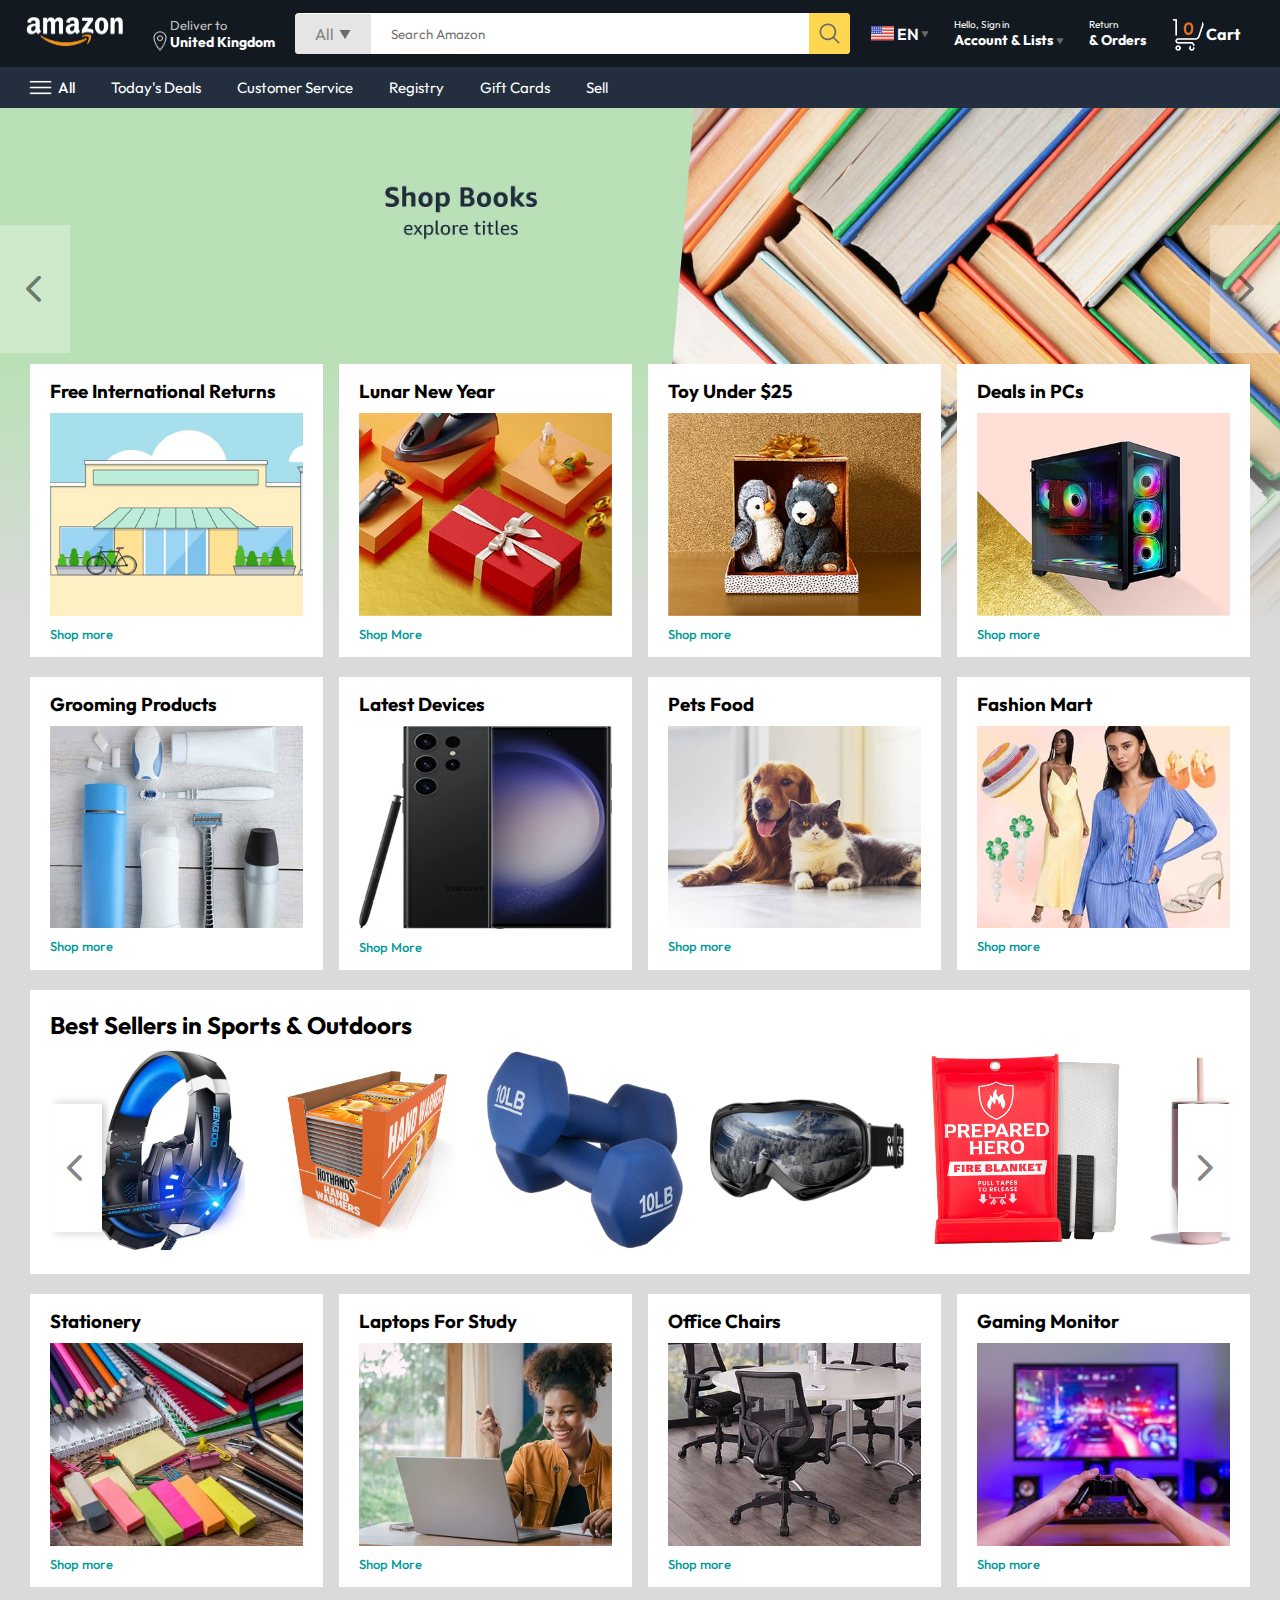
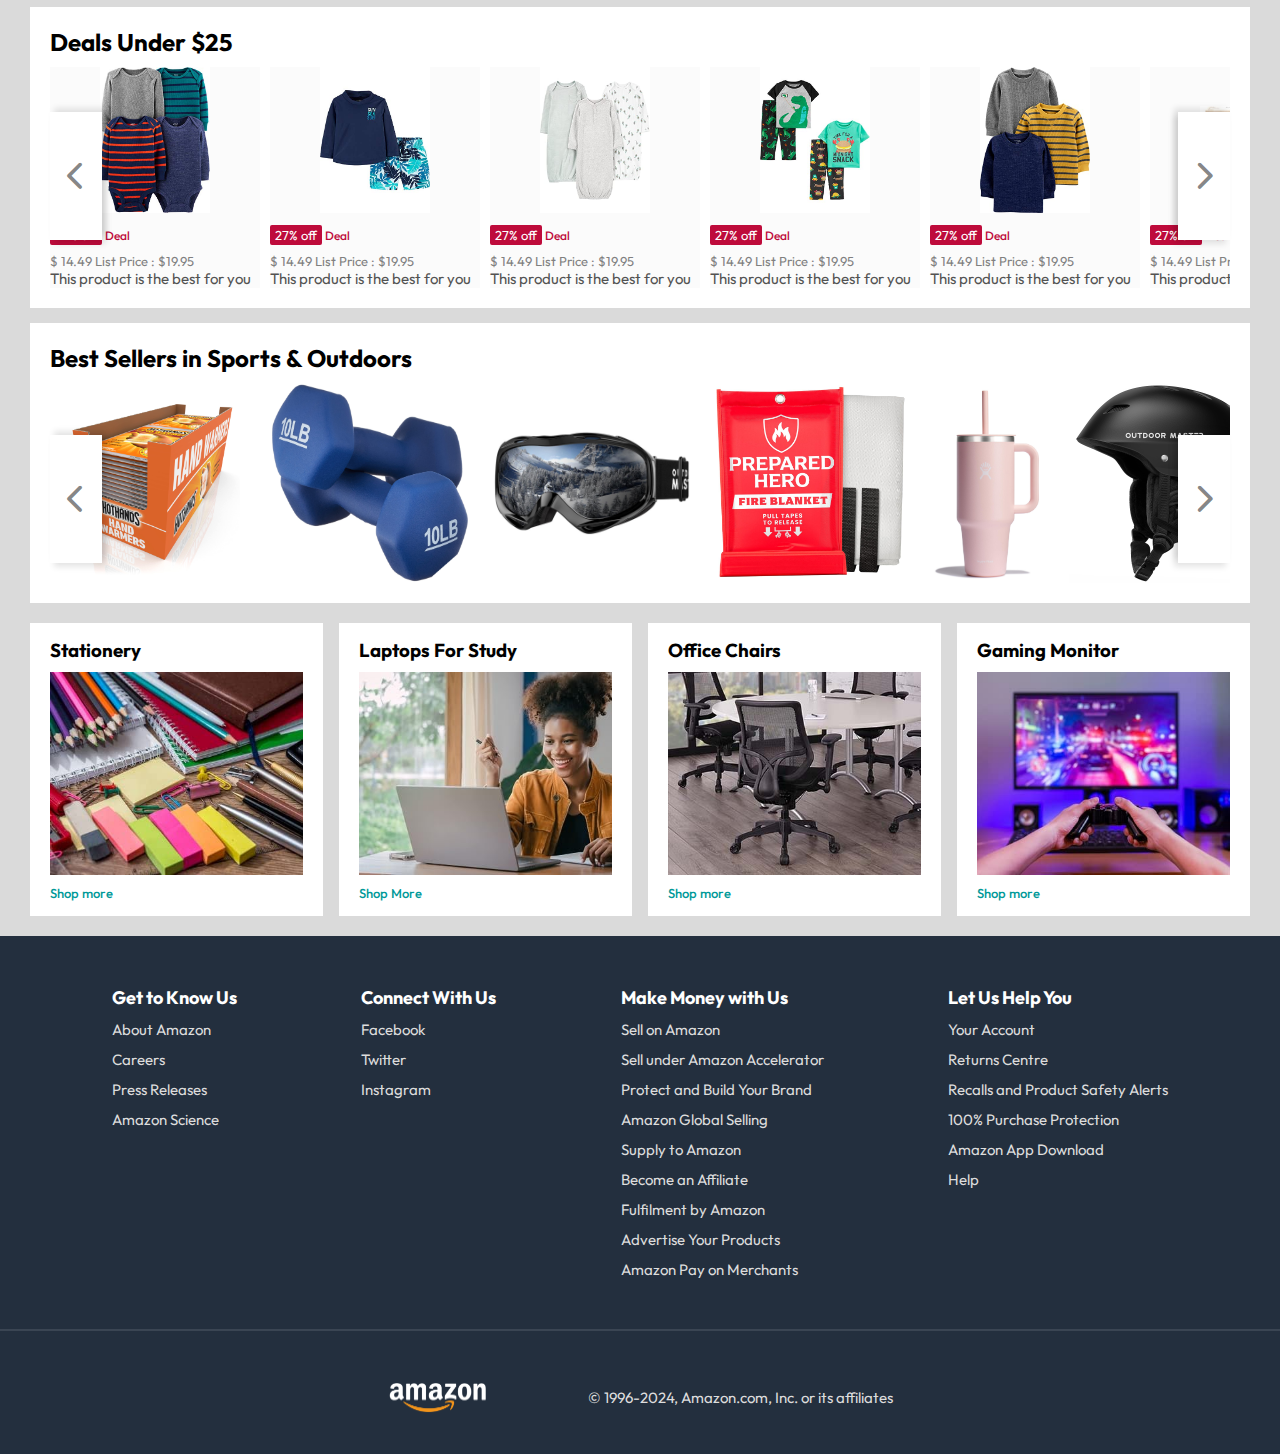
<file: index.html>
<!DOCTYPE html>
<html lang="en">
<head>
    <meta charset="UTF-8">
    <meta name="viewport" content="width=device-width, initial-scale=1.0">
    <title>Amazon-Clone</title>
    <link rel="stylesheet" href="css/style.css">
    <link rel="stylesheet" href="https://cdnjs.cloudflare.com/ajax/libs/font-awesome/6.6.0/css/all.min.css"/>
</head>
<body>
    <nav>
        <a href="index.html" class="logo-img">
            <img src="img/amazon_logo.png" width="100px" alt="logo">
        </a>

        <div class="nav-country">
            <img src="img/location_icon.png" height="20px" alt="location-icon">
            <div>
                <p>Deliver to</p>
                <h1>United Kingdom</h1>
            </div>
        </div>

        <div class="nav-search">
            <div class="nav-search-category">
                <p>All</p>
                <img src="img/dropdown_icon.png" height="12px" alt="dropdown_icon">
            </div>
            <input type="text" class="nav-search-input" placeholder="Search Amazon">
            <img src="img/search_icon.png" alt="search_icon" class="nav-search-icon">
        </div>

        <div class="nav-language">
            <img src="img/us_flag.png" width="25px" alt="us_flag">
            <p>EN</p>
            <img src="img/dropdown_icon.png" width="8px" alt="dropdown_icon">
        </div>

        <div class="nav-text">
            <p><a href="signin.html">Hello, Sign in</a></p>
            <h1>Account & Lists <img src="img/dropdown_icon.png" alt="dropdown_icon" width="8px"></h1>
        </div>

        <div class="nav-text">
            <p>Return</p>
            <h1>& Orders</h1>
        </div>

        <a href="signin.html" class="mobile-user-icon" style="display: none;">
            <img src="img/user.png" alt="user">
        </a>

        <a href="cart.html" class="nav-cart">
            <img src="img/cart_icon.png" alt="cart_icon" width="35px">
            <h4>Cart</h4>
        </a>
    </nav>

    <section class="nav-bottom">
        <div>
            <img src="img/menu_icon.png" alt="menu_icon" width="25px">
            <p>All</p>
        </div>
        <a href="#">Today's Deals</a>
        <a href="#">Customer Service</a>
        <a href="#">Registry</a>
        <a href="#">Gift Cards</a>
        <a href="#">Sell</a>
    </section>

    <section class="header-slider">
        <a href="#" class="control-prev"><i class="fa-solid fa-chevron-left"></i></a>
        <a href="#" class="control-next"><i class="fa-solid fa-chevron-right"></i></a>
        <ul>
            <img src="img/header1.jpg" alt="header1" class="header-img">
            <img src="img/header2.jpg" alt="header2" class="header-img">
            <img src="img/header3.jpg" alt="header3" class="header-img">
            <img src="img/header4.jpg" alt="header4" class="header-img">
            <img src="img/header5.jpg" alt="header5" class="header-img">
            <img src="img/header6.jpg" alt="header6" class="header-img">
        </ul>
    </section>

    <section class="box-row box-row-class">
        <div class="box-col">
            <h3>Free International Returns</h3>
            <img src="img/box1-1.jpg" alt="box1-1">
            <a href="/">Shop more</a>
        </div>
        <div class="box-col">
            <h3>Lunar New Year</h3>
            <img src="img/box1-2.jpg" alt="box1-2">
            <a href="/">Shop More</a>
        </div>
        <div class="box-col">
            <h3>Toy Under $25</h3>
            <img src="img/box1-3.jpg" alt="box1-3">
            <a href="/">Shop more</a>
        </div>
        <div class="box-col">
            <h3>Deals in PCs</h3>
            <img src="img/box1-4.jpg" alt="box1-4">
            <a href="/">Shop more</a>
        </div>
    </section>

    <section class="box-row">
        <div class="box-col">
            <h3>Grooming Products</h3>
            <img src="img/box2-1.jpg" alt="box2-1">
            <a href="/">Shop more</a>
        </div>
        <div class="box-col">
            <h3>Latest Devices</h3>
            <img src="img/box2-2.jpg" alt="box2-2">
            <a href="/">Shop More</a>
        </div>
        <div class="box-col">
            <h3>Pets Food</h3>
            <img src="img/box2-3.jpg" alt="box2-3">
            <a href="/">Shop more</a>
        </div>
        <div class="box-col">
            <h3>Fashion Mart</h3>
            <img src="img/box2-4.jpg" alt="box2-4">
            <a href="/">Shop more</a>
        </div>
    </section>

    <section class="products-slider">
        <h2>Best Sellers in Sports & Outdoors</h2>
        <div class="products">
            <button class="control-prev"><i class="fa-solid fa-chevron-left"></i></button>
            <button class="control-next"><i class="fa-solid fa-chevron-right"></i></button>
            <a href="product.html">
                <img src="img/product_img.jpg" alt="product-img">
            </a>
            <img src="img/product1-1.jpg" alt="product1-1">
            <img src="img/product1-2.jpg" alt="product1-2">
            <img src="img/product1-3.jpg" alt="product1-3">
            <img src="img/product1-4.jpg" alt="product1-4">
            <img src="img/product1-5.jpg" alt="product1-5">
            <img src="img/product1-6.jpg" alt="product1-6">
            <img src="img/product1-7.jpg" alt="product1-7">
            <img src="img/product1-8.jpg" alt="product1-8">
            <img src="img/product1-9.jpg" alt="product1-9">
            <img src="img/product1-10.jpg" alt="product1-10">
        </div>
    </section>

    <section class="box-row">
        <div class="box-col">
            <h3>Stationery</h3>
            <img src="img/box3-1.jpg" alt="box3-1">
            <a href="/">Shop more</a>
        </div>
        <div class="box-col">
            <h3>Laptops For Study</h3>
            <img src="img/box3-2.jpg" alt="box3-2">
            <a href="/">Shop More</a>
        </div>
        <div class="box-col">
            <h3>Office Chairs</h3>
            <img src="img/box3-3.jpg" alt="box3-3">
            <a href="/">Shop more</a>
        </div>
        <div class="box-col">
            <h3>Gaming Monitor</h3>
            <img src="img/box3-4.jpg" alt="box3-4">
            <a href="/">Shop more</a>
        </div>
    </section>

    <section class="products-slider-with-price">
        <h2>Deals Under $25</h2>
        <div class="products">
            <button class="control-prev"><i class="fa-solid fa-chevron-left"></i></button>
            <button class="control-next"><i class="fa-solid fa-chevron-right"></i></button>
            <div class="product-card">
                <div class="product-img-container">
                    <img src="img/product2-1.jpg" alt="product2-1">
                </div>
                <div class="product-offer">
                    <p>27% off</p> <span>Deal</span>
                </div>
                <p class="product-price">$ <span>14.49</span> List Price : $19.95</p>
                <h4>This product is the best for you</h4>
            </div>
            <div class="product-card">
                <div class="product-img-container">
                    <img src="img/product2-2.jpg" alt="product2-2">
                </div>
                <div class="product-offer">
                    <p>27% off</p> <span>Deal</span>
                </div>
                <p class="product-price">$ <span>14.49</span> List Price : $19.95</p>
                <h4>This product is the best for you</h4>
            </div>
            <div class="product-card">
                <div class="product-img-container">
                    <img src="img/product2-3.jpg" alt="product2-3">
                </div>
                <div class="product-offer">
                    <p>27% off</p> <span>Deal</span>
                </div>
                <p class="product-price">$ <span>14.49</span> List Price : $19.95</p>
                <h4>This product is the best for you</h4>
            </div>
            <div class="product-card">
                <div class="product-img-container">
                    <img src="img/product2-4.jpg" alt="product2-4">
                </div>
                <div class="product-offer">
                    <p>27% off</p> <span>Deal</span>
                </div>
                <p class="product-price">$ <span>14.49</span> List Price : $19.95</p>
                <h4>This product is the best for you</h4>
            </div>
            <div class="product-card">
                <div class="product-img-container">
                    <img src="img/product2-5.jpg" alt="product2-5">
                </div>
                <div class="product-offer">
                    <p>27% off</p> <span>Deal</span>
                </div>
                <p class="product-price">$ <span>14.49</span> List Price : $19.95</p>
                <h4>This product is the best for you</h4>
            </div>
            <div class="product-card">
                <div class="product-img-container">
                    <img src="img/product2-6.jpg" alt="product2-6">
                </div>
                <div class="product-offer">
                    <p>27% off</p> <span>Deal</span>
                </div>
                <p class="product-price">$ <span>14.49</span> List Price : $19.95</p>
                <h4>This product is the best for you</h4>
            </div>
            <div class="product-card">
                <div class="product-img-container">
                    <img src="img/product2-7.jpg" alt="product2-7">
                </div>
                <div class="product-offer">
                    <p>27% off</p> <span>Deal</span>
                </div>
                <p class="product-price">$ <span>14.49</span> List Price : $19.95</p>
                <h4>This product is the best for you</h4>
            </div>
            <div class="product-card">
                <div class="product-img-container">
                    <img src="img/product2-8.jpg" alt="product2-8">
                </div>
                <div class="product-offer">
                    <p>27% off</p> <span>Deal</span>
                </div>
                <p class="product-price">$ <span>14.49</span> List Price : $19.95</p>
                <h4>This product is the best for you</h4>
            </div>
            <div class="product-card">
                <div class="product-img-container">
                    <img src="img/product2-9.jpg" alt="product2-9">
                </div>
                <div class="product-offer">
                    <p>27% off</p> <span>Deal</span>
                </div>
                <p class="product-price">$ <span>14.49</span> List Price : $19.95</p>
                <h4>This product is the best for you</h4>
            </div>
            <div class="product-card">
                <div class="product-img-container">
                    <img src="img/product2-10.jpg" alt="product2-10">
                </div>
                <div class="product-offer">
                    <p>27% off</p> <span>Deal</span>
                </div>
                <p class="product-price">$ <span>14.49</span> List Price : $19.95</p>
                <h4>This product is the best for you</h4>
            </div>
            <div class="product-card">
                <div class="product-img-container">
                    <img src="img/product2-11.jpg" alt="product2-11">
                </div>
                <div class="product-offer">
                    <p>27% off</p> <span>Deal</span>
                </div>
                <p class="product-price">$ <span>14.49</span> List Price : $19.95</p>
                <h4>This product is the best for you</h4>
            </div>
        </div>
    </section>

    <section class="products-slider">
        <h2>Best Sellers in Sports & Outdoors</h2>
        <div class="products">
            <button class="control-prev"><i class="fa-solid fa-chevron-left"></i></button>
            <button class="control-next"><i class="fa-solid fa-chevron-right"></i></button>
            <img src="img/product1-1.jpg" alt="product1-1">
            <img src="img/product1-2.jpg" alt="product1-2">
            <img src="img/product1-3.jpg" alt="product1-3">
            <img src="img/product1-4.jpg" alt="product1-4">
            <img src="img/product1-5.jpg" alt="product1-5">
            <img src="img/product1-6.jpg" alt="product1-6">
            <img src="img/product1-7.jpg" alt="product1-7">
            <img src="img/product1-8.jpg" alt="product1-8">
            <img src="img/product1-9.jpg" alt="product1-9">
            <img src="img/product1-10.jpg" alt="product1-10">
        </div>
    </section>

    <section class="box-row">
        <div class="box-col">
            <h3>Stationery</h3>
            <img src="img/box3-1.jpg" alt="box3-1">
            <a href="/">Shop more</a>
        </div>
        <div class="box-col">
            <h3>Laptops For Study</h3>
            <img src="img/box3-2.jpg" alt="box3-2">
            <a href="/">Shop More</a>
        </div>
        <div class="box-col">
            <h3>Office Chairs</h3>
            <img src="img/box3-3.jpg" alt="box3-3">
            <a href="/">Shop more</a>
        </div>
        <div class="box-col">
            <h3>Gaming Monitor</h3>
            <img src="img/box3-4.jpg" alt="box3-4">
            <a href="/">Shop more</a>
        </div>
    </section>

    <footer class="footer">
        <div class="footer-1">
            <ul>
                <li><h3>Get to Know Us</h3></li>
                <li><a href="#">About Amazon</a></li>
                <li><a href="#">Careers</a></li>
                <li><a href="#">Press Releases</a></li>
                <li><a href="#">Amazon Science</a></li>
            </ul>

            <ul>
                <li><h3>Connect With Us</h3></li>
                <li><a href="#">Facebook</a></li>
                <li><a href="#">Twitter</a></li>
                <li><a href="#">Instagram</a></li>
            </ul>

            <ul>
                <li><h3>Make Money with Us</h3></li>
                <li><a href="#">Sell on Amazon</a></li>
                <li><a href="#">Sell under Amazon Accelerator</a></li>
                <li><a href="#">Protect and Build Your Brand</a></li>
                <li><a href="#">Amazon Global Selling</a></li>
                <li><a href="#">Supply to Amazon</a></li>
                <li><a href="#">Become an Affiliate</a></li>
                <li><a href="#">Fulfilment by Amazon</a></li>
                <li><a href="#">Advertise Your Products</a></li>
                <li><a href="#">Amazon Pay on Merchants</a></li>
            </ul>

            <ul>
                <li><h3>Let Us Help You</h3></li>
                <li><a href="#">Your Account</a></li>
                <li><a href="#">Returns Centre</a></li>
                <li><a href="#">Recalls and Product Safety Alerts</a></li>
                <li><a href="#">100% Purchase Protection</a></li>
                <li><a href="#">Amazon App Download</a></li>
                <li><a href="#">Help</a></li>
            </ul>
        </div>
        <div class="footer-2"></div>
        <div class="footer-3">
            <img src="img/amazon_logo.png" alt="amazon_logo" width="100px">
            <p>© 1996-2024, Amazon.com, Inc. or its affiliates</p>
        </div>
    </footer>

    <script src="js/script.js"></script>
</body>
</html>
</file>
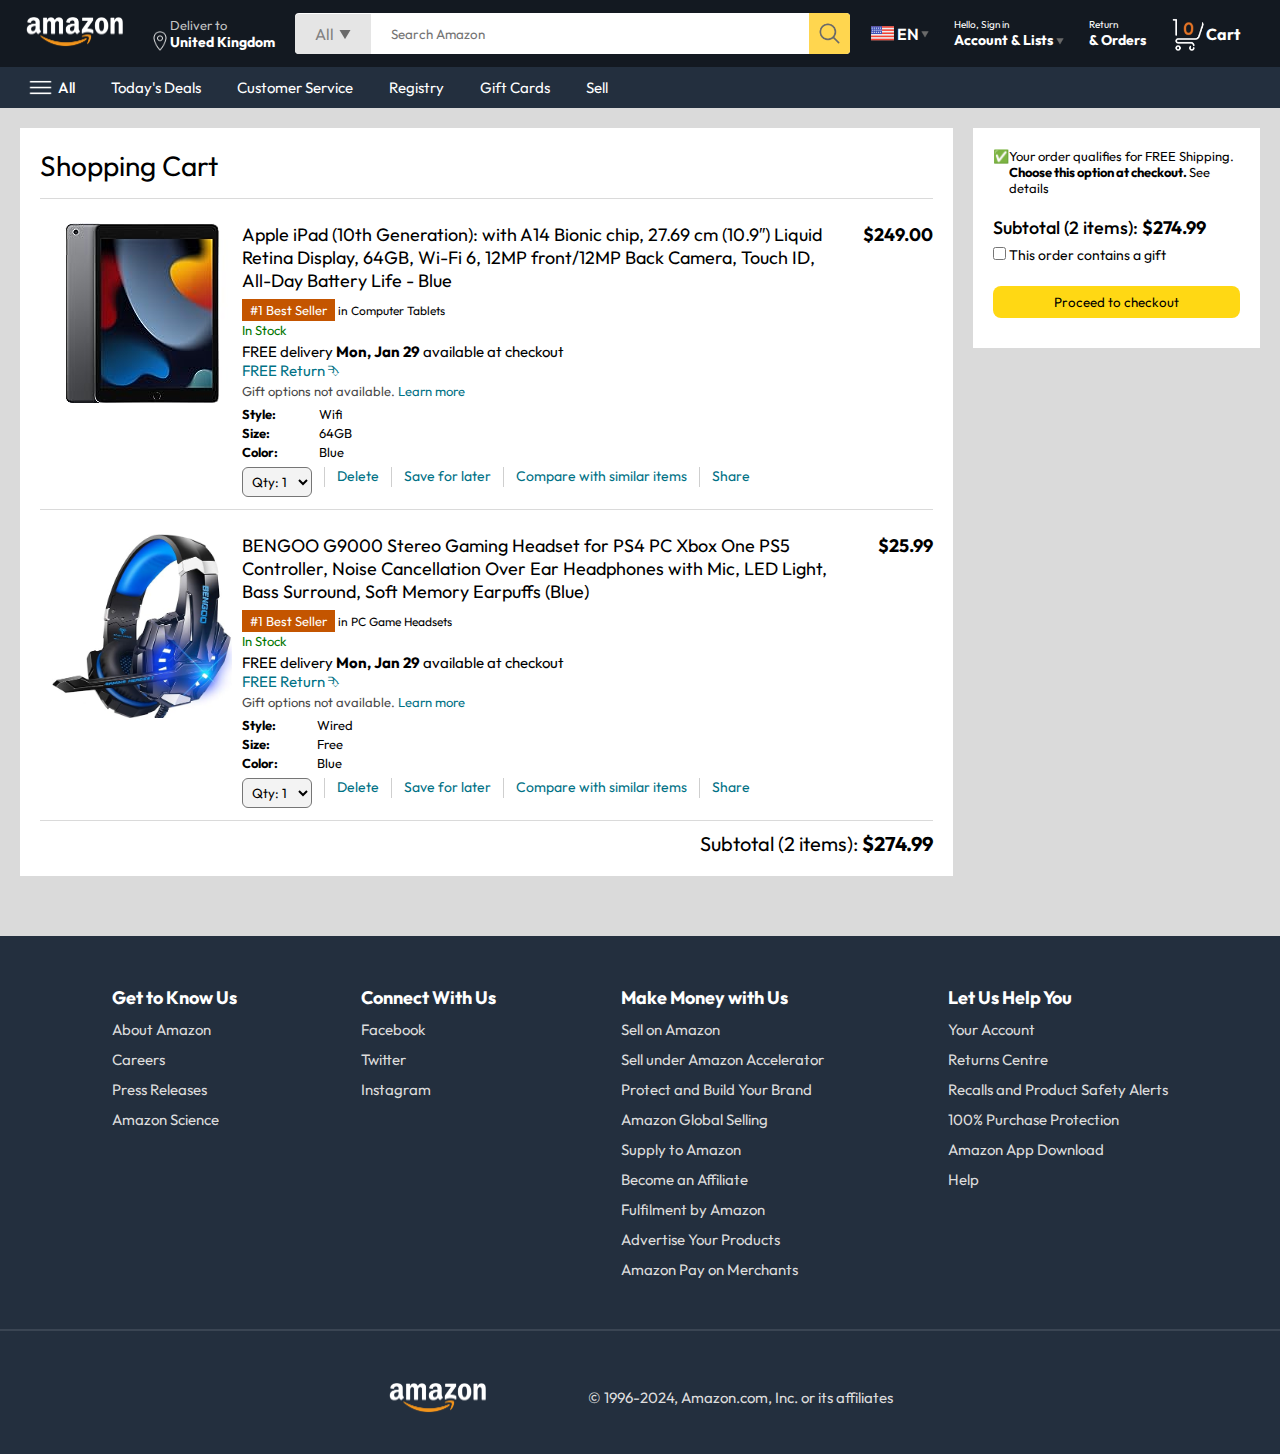
<file: cart.html>
<!DOCTYPE html>
<html lang="en">
<head>
    <meta charset="UTF-8">
    <meta name="viewport" content="width=device-width, initial-scale=1.0">
    <title>Cart</title>
    <link rel="stylesheet" href="css/style.css">
    <link rel="stylesheet" href="css/cart.css">
</head>
<body>
    <nav>
        <a href="index.html" class="logo-img">
            <img src="img/amazon_logo.png" width="100px" alt="logo">
        </a>

        <div class="nav-country">
            <img src="img/location_icon.png" height="20px" alt="location-icon">
            <div>
                <p>Deliver to</p>
                <h1>United Kingdom</h1>
            </div>
        </div>

        <div class="nav-search">
            <div class="nav-search-category">
                <p>All</p>
                <img src="img/dropdown_icon.png" height="12px" alt="dropdown_icon">
            </div>
            <input type="text" class="nav-search-input" placeholder="Search Amazon">
            <img src="img/search_icon.png" alt="search_icon" class="nav-search-icon">
        </div>

        <div class="nav-language">
            <img src="img/us_flag.png" width="25px" alt="us_flag">
            <p>EN</p>
            <img src="img/dropdown_icon.png" width="8px" alt="dropdown_icon">
        </div>

        <div class="nav-text">
            <p><a href="signin.html">Hello, Sign in</a></p>
            <h1>Account & Lists <img src="img/dropdown_icon.png" alt="dropdown_icon" width="8px"></h1>
        </div>

        <div class="nav-text">
            <p>Return</p>
            <h1>& Orders</h1>
        </div>

        <a href="signin.html" class="mobile-user-icon" style="display: none;">
            <img src="img/user.png" alt="user">
        </a>

        <a href="" class="nav-cart">
            <img src="img/cart_icon.png" alt="cart_icon" width="35px">
            <h4>Cart</h4>
        </a>
    </nav>

    <section class="nav-bottom">
        <div>
            <img src="img/menu_icon.png" alt="menu_icon" width="25px">
            <p>All</p>
        </div>
        <a href="#">Today's Deals</a>
        <a href="#">Customer Service</a>
        <a href="#">Registry</a>
        <a href="#">Gift Cards</a>
        <a href="#">Sell</a>
    </section>

    <section class="cart">
        <div class="cart-left">
            <h1>Shopping Cart</h1>
            <hr>
            <div class="product-cart-list">
                <img src="img/ipad_img.jpg" alt="ipad_img" width="180px">
                <div>
                    <div class="product-cart-title-price">
                        <p>Apple iPad (10th Generation): with A14 Bionic chip, 27.69 cm (10.9″) Liquid Retina Display, 64GB, Wi-Fi 6, 12MP front/12MP Back Camera, Touch ID, All-Day Battery Life - Blue</p>
                        <p><b>$249.00</b></p>
                    </div>
                    <p class="product-cart-bestseller"><span>#1 Best Seller</span> in Computer Tablets</p>
                    <p class="product-cart-stock">In Stock</p>
                    <p class="product-cart-delivery">FREE delivery <b>Mon, Jan 29</b> available at checkout</p>
                    <p class="product-cart-return">FREE Return &#11191</p>
                    <p class="product-cart-gift-option">Gift options not available. <span>Learn more</span></p>
                    <div class="product-cart-specs">
                        <p><b>Style:</b></p> <p>Wifi</p>
                        <p><b>Size:</b></p> <p>64GB</p>
                        <p><b>Color:</b></p> <p>Blue</p>
                    </div>
                    <div class="cart-list-action">
                        <select>
                            <option value="1">Qty: 1</option>
                            <option value="2">Qty: 2</option>
                            <option value="3">Qty: 3</option>
                            <option value="4">Qty: 4</option>
                            <option value="5">Qty: 5</option>
                        </select>
                        <hr>
                        <p class="action-btn">Delete</p>
                        <hr>
                        <p class="action-btn">Save for later</p>
                        <hr>
                        <p class="action-btn">Compare with similar items</p>
                        <hr>
                        <p class="action-btn">Share</p>
                    </div>
                </div>
            </div>

            <hr>

            <div class="product-cart-list">
                <img src="img/product_img.jpg" alt="product_img" width="180px">
                <div>
                    <div class="product-cart-title-price">
                        <p>
                            BENGOO G9000 Stereo Gaming Headset for PS4 PC Xbox One PS5 Controller, Noise Cancellation Over Ear Headphones with Mic, LED Light, Bass Surround, Soft Memory Earpuffs (Blue)</p>
                        <p><b>$25.99</b></p>
                    </div>
                    <p class="product-cart-bestseller"><span>#1 Best Seller</span> in PC Game Headsets</p>
                    <p class="product-cart-stock">In Stock</p>
                    <p class="product-cart-delivery">FREE delivery <b>Mon, Jan 29</b> available at checkout</p>
                    <p class="product-cart-return">FREE Return &#11191</p>
                    <p class="product-cart-gift-option">Gift options not available. <span>Learn more</span></p>
                    <div class="product-cart-specs">
                        <p><b>Style:</b></p> <p>Wired</p>
                        <p><b>Size:</b></p> <p>Free</p>
                        <p><b>Color:</b></p> <p>Blue</p>
                    </div>
                    <div class="cart-list-action">
                        <select>
                            <option value="1">Qty: 1</option>
                            <option value="2">Qty: 2</option>
                            <option value="3">Qty: 3</option>
                            <option value="4">Qty: 4</option>
                            <option value="5">Qty: 5</option>
                        </select>
                        <hr>
                        <p class="action-btn">Delete</p>
                        <hr>
                        <p class="action-btn">Save for later</p>
                        <hr>
                        <p class="action-btn">Compare with similar items</p>
                        <hr>
                        <p class="action-btn">Share</p>
                    </div>
                </div>
            </div>

            <hr>

            <div class="cart-list-subtotal">
                Subtotal (2 items): <b>$274.99</b>
            </div>
        </div>

        <div class="cart-right">
            <div class="cart-free-delivery">
                <p>&#x2705</p>
                <p>Your order qualifies for FREE Shipping. <b>Choose this option at checkout. </b> See details</p>
            </div>
            <p class="cart-subtotal">Subtotal (2 items): <b>$274.99</b></p>
            <p class="cart-right-gift"> <input type="checkbox"> This order contains a gift</p>
            <button>Proceed to checkout</button>
        </div>
    </section>
  
    <footer class="footer">
        <div class="footer-1">
            <ul>
                <li><h3>Get to Know Us</h3></li>
                <li><a href="#">About Amazon</a></li>
                <li><a href="#">Careers</a></li>
                <li><a href="#">Press Releases</a></li>
                <li><a href="#">Amazon Science</a></li>
            </ul>

            <ul>
                <li><h3>Connect With Us</h3></li>
                <li><a href="#">Facebook</a></li>
                <li><a href="#">Twitter</a></li>
                <li><a href="#">Instagram</a></li>
            </ul>

            <ul>
                <li><h3>Make Money with Us</h3></li>
                <li><a href="#">Sell on Amazon</a></li>
                <li><a href="#">Sell under Amazon Accelerator</a></li>
                <li><a href="#">Protect and Build Your Brand</a></li>
                <li><a href="#">Amazon Global Selling</a></li>
                <li><a href="#">Supply to Amazon</a></li>
                <li><a href="#">Become an Affiliate</a></li>
                <li><a href="#">Fulfilment by Amazon</a></li>
                <li><a href="#">Advertise Your Products</a></li>
                <li><a href="#">Amazon Pay on Merchants</a></li>
            </ul>

            <ul>
                <li><h3>Let Us Help You</h3></li>
                <li><a href="#">Your Account</a></li>
                <li><a href="#">Returns Centre</a></li>
                <li><a href="#">Recalls and Product Safety Alerts</a></li>
                <li><a href="#">100% Purchase Protection</a></li>
                <li><a href="#">Amazon App Download</a></li>
                <li><a href="#">Help</a></li>
            </ul>
        </div>
        <div class="footer-2"></div>
        <div class="footer-3">
            <img src="img/amazon_logo.png" alt="amazon_logo" width="100px">
            <p>© 1996-2024, Amazon.com, Inc. or its affiliates</p>
        </div>
    </footer>
</body>
</html>
</file>
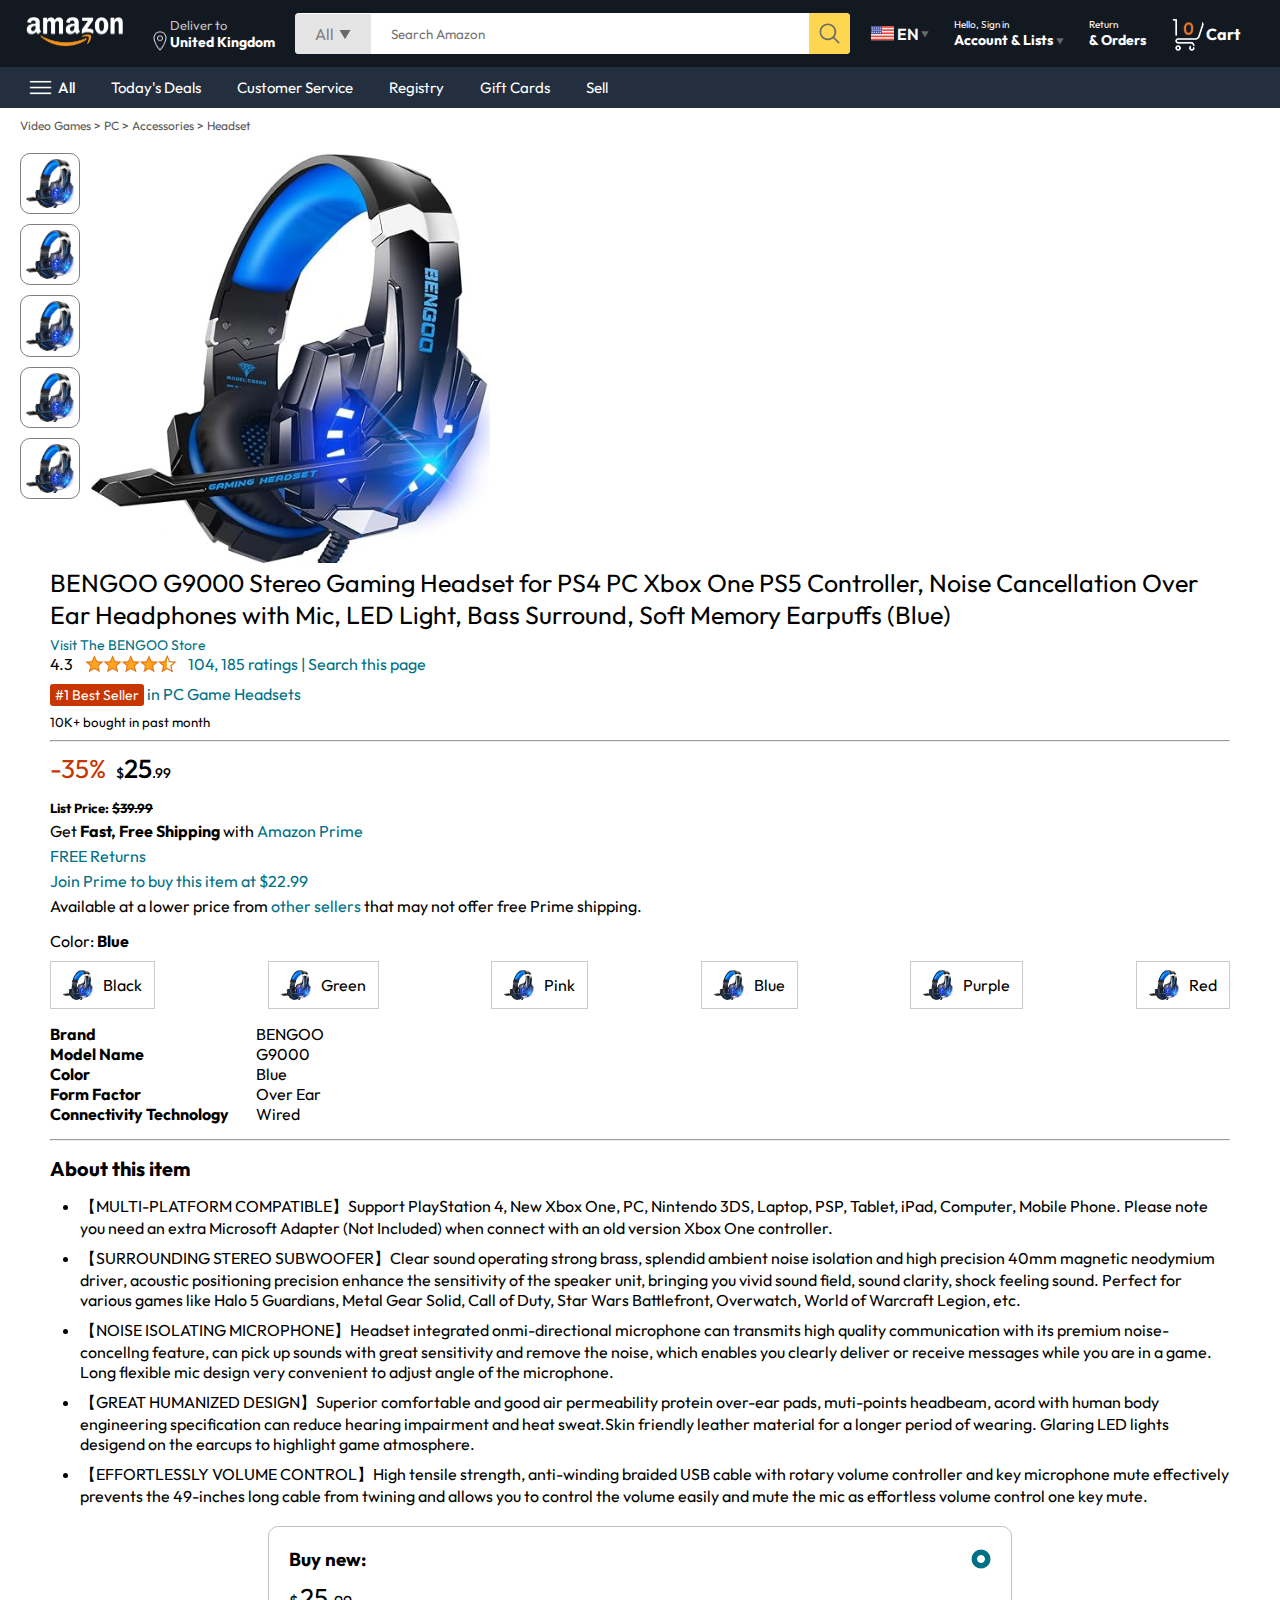
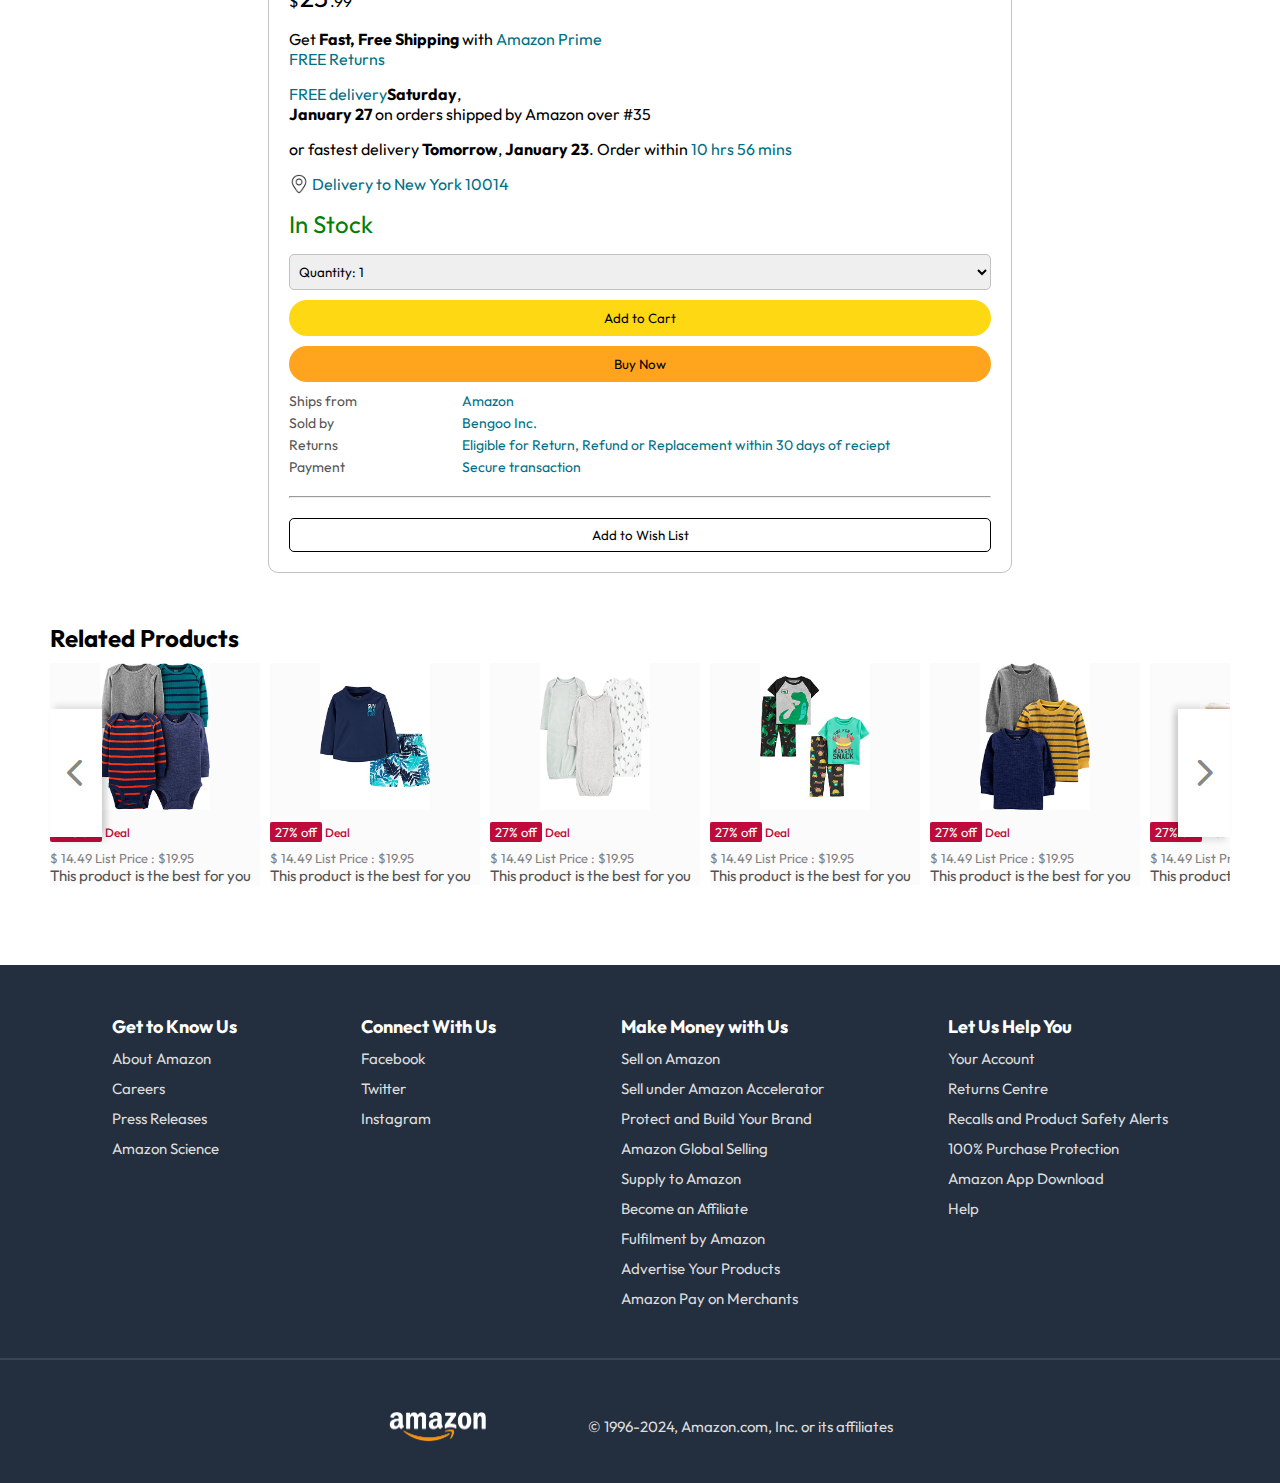
<file: product.html>
<!DOCTYPE html>
<html lang="en">
<head>
    <meta charset="UTF-8">
    <meta name="viewport" content="width=device-width, initial-scale=1.0">
    <title>Product Page</title>
    <link rel="stylesheet" href="css/style.css">
    <link rel="stylesheet" href="css/product.css">
    <link rel="stylesheet" href="https://cdnjs.cloudflare.com/ajax/libs/font-awesome/6.6.0/css/all.min.css"/>
</head>
<body>
    <nav>
        <a href="index.html" class="logo-img">
            <img src="img/amazon_logo.png" width="100px" alt="logo">
        </a>

        <div class="nav-country">
            <img src="img/location_icon.png" height="20px" alt="location-icon">
            <div>
                <p>Deliver to</p>
                <h1>United Kingdom</h1>
            </div>
        </div>

        <div class="nav-search">
            <div class="nav-search-category">
                <p>All</p>
                <img src="img/dropdown_icon.png" height="12px" alt="dropdown_icon">
            </div>
            <input type="text" class="nav-search-input" placeholder="Search Amazon">
            <img src="img/search_icon.png" alt="search_icon" class="nav-search-icon">
        </div>

        <div class="nav-language">
            <img src="img/us_flag.png" width="25px" alt="us_flag">
            <p>EN</p>
            <img src="img/dropdown_icon.png" width="8px" alt="dropdown_icon">
        </div>

        <div class="nav-text">
            <p><a href="signin.html">Hello, Sign in</a></p>
            <h1>Account & Lists <img src="img/dropdown_icon.png" alt="dropdown_icon" width="8px"></h1>
        </div>

        <div class="nav-text">
            <p>Return</p>
            <h1>& Orders</h1>
        </div>

        <a href="signin.html" class="mobile-user-icon" style="display: none;">
            <img src="img/user.png" alt="user">
        </a>

        <a href="cart.html" class="nav-cart">
            <img src="img/cart_icon.png" alt="cart_icon" width="35px">
            <h4>Cart</h4>
        </a>
    </nav>

    <section class="nav-bottom">
        <div>
            <img src="img/menu_icon.png" alt="menu_icon" width="25px">
            <p>All</p>
        </div>
        <a href="#">Today's Deals</a>
        <a href="#">Customer Service</a>
        <a href="#">Registry</a>
        <a href="#">Gift Cards</a>
        <a href="#">Sell</a>
    </section>

    <p class="breadcrum">Video Games > PC > Accessories > Headset</p>

    <section class="product-display">
        <div class="product-d-image">
            <div class="product-icons">
                <img src="img/product_img.jpg" alt="product_img" width="60">
                <img src="img/product_img.jpg" alt="product_img" width="60">
                <img src="img/product_img.jpg" alt="product_img" width="60">
                <img src="img/product_img.jpg" alt="product_img" width="60">
                <img src="img/product_img.jpg" alt="product_img" width="60">
            </div>
            <div class="product-main-image">
                <img src="img/product_img.jpg" alt="product_img" width="400">
            </div>
        </div>

        <div class="product-d-details">
            <p class="product-title">
                BENGOO G9000 Stereo Gaming Headset for PS4 PC Xbox One PS5
                Controller, Noise Cancellation Over Ear Headphones with Mic, LED
                Light, Bass Surround, Soft Memory Earpuffs (Blue)
            </p>
            <p class="brand-store">
                Visit The BENGOO Store
            </p>
            <div class="product-rating">
                <div>
                    <div>
                        4.3 <img src="img/rating_img.png" alt="rating_img" height="20px">
                    </div>
                    <p>104, 185 ratings | Search this page</p>
                </div>
                <p><span>#1 Best Seller</span> in PC Game Headsets</p>
                <h5>10K+ bought in past month</h5>
                <hr>
            </div>
            <div class="product-d-price">
                <div>
                    <p>-35%</p>
                    <h1>$<span>25</span>.99</h1>
                </div>
                <h5>List Price: <span>$39.99</span></h5>
                <p>Get <b>Fast, Free Shipping</b> with <span>Amazon Prime</span></p>
                <p><span>FREE Returns</span></p>
                <p><span>Join Prime to buy this item at $22.99</span></p>
                <p>Available at a lower price from <span>other sellers</span> that may not offer
                    free Prime shipping.
                </p>
            </div>
            <div class="product-color-selection">
                <p>Color: <b>Blue</b></p>
                <div class="product-color-options">
                    <div class="option">
                        <img src="img/product_img.jpg" alt="product_img" width="30px">
                        <p>Black</p>
                    </div>
                    <div class="option">
                        <img src="img/product_img.jpg" alt="product_img" width="30px">
                        <p>Green</p>
                    </div>
                    <div class="option">
                        <img src="img/product_img.jpg" alt="product_img" width="30px">
                        <p>Pink</p>
                    </div>
                    <div class="option">
                        <img src="img/product_img.jpg" alt="product_img" width="30px">
                        <p>Blue</p>
                    </div>
                    <div class="option">
                        <img src="img/product_img.jpg" alt="product_img" width="30px">
                        <p>Purple</p>
                    </div>
                    <div class="option">
                        <img src="img/product_img.jpg" alt="product_img" width="30px">
                        <p>Red</p>
                    </div>
                </div>
            </div>
            <div class="product-info">
                <p><b>Brand</b></p> <p>BENGOO</p>
                <p><b>Model Name</b></p> <p>G9000</p>
                <p><b>Color</b></p> <p>Blue</p>
                <p><b>Form Factor</b></p> <p>Over Ear</p>
                <p><b>Connectivity Technology</b></p> <p>Wired</p>
            </div>
            <hr>
            <div class="product-discription">
                <h1>About this item</h1>
                <ul>
                    <li>
                        【MULTI-PLATFORM COMPATIBLE】Support PlayStation 4, New Xbox One, PC, Nintendo 3DS, Laptop, PSP, Tablet, iPad, Computer, Mobile Phone. Please note you need an extra Microsoft Adapter (Not Included) when connect with an old version Xbox One controller.
                    </li>
                    <li>
                        【SURROUNDING STEREO SUBWOOFER】Clear sound operating strong brass, splendid ambient noise isolation and high precision 40mm magnetic neodymium driver, acoustic positioning precision enhance the sensitivity of the speaker unit, bringing you vivid sound field, sound clarity, shock feeling sound.
                        Perfect for various games like Halo 5 Guardians, Metal Gear Solid, Call of Duty, Star Wars Battlefront, Overwatch, World of Warcraft Legion, etc.
                    </li>
                    <li>
                        【NOISE ISOLATING MICROPHONE】Headset integrated onmi-directional microphone can transmits high quality communication with its premium noise-concellng feature, can pick up sounds with great sensitivity and remove the noise, which enables you clearly deliver or receive messages while you are in a game. Long flexible mic design very convenient to adjust angle of the microphone.
                    </li>
                    <li>
                        【GREAT HUMANIZED DESIGN】Superior comfortable and good air permeability protein over-ear pads, muti-points headbeam, acord with human body engineering specification can reduce hearing impairment and heat sweat.Skin friendly leather material for a longer period of wearing. Glaring LED lights desigend on the earcups to highlight game atmosphere.
                    </li>
                    <li>
                        【EFFORTLESSLY VOLUME CONTROL】High tensile strength, anti-winding braided USB cable with rotary volume controller and key microphone mute effectively prevents the 49-inches long cable from twining and allows you to control the volume easily and mute the mic as effortless volume control one key mute.
                    </li>
                </ul>
            </div>
        </div>
        <div class="product-d-purchase">
            <div class="title">
                <h3>Buy new:</h3>
                <img src="img/circle_icon.png" alt="circle_icon" width="20px">
            </div>
            <h1 class="price">$<span>25</span>.99</h1>
            <div class="gap">
                <p>Get <b>Fast, Free Shipping</b> with <span>Amazon Prime</span></p>
                <p><span>FREE Returns</span></p>
            </div>
            <div class="gap">
                <p><span>FREE delivery</span><b>Saturday</b>,</p>
                <p><b>January 27</b> on orders shipped by Amazon over #35</p>
            </div>
            <div class="gap">
                <p>or fastest delivery <b>Tomorrow</b>, <b>January 23</b>. Order within 
                <span>10 hrs 56 mins</span></p>
            </div>
            <div class="delivery-location">
                <img src="img/location_icon_dark.png" alt="location_icon_dark" width="20px">
                <p><span>Delivery to New York 10014</span></p>
            </div>
            <h2 class="product-stock">In Stock</h2>
            <select class="product-quantity">
                <option value="1">Quantity: 1</option>
                <option value="2">Quantity: 2</option>
                <option value="3">Quantity: 3</option>
            </select>
            <button class="btn">Add to Cart</button>
            <button class="btn product-buy">Buy Now</button>
            <div class="product-seller-info">
                <p>Ships from</p> <p><span>Amazon</span></p>
                <p>Sold by</p> <p><span>Bengoo Inc.</span></p>
                <p>Returns</p> <p><span>Eligible for Return, Refund or Replacement
                    within 30 days of reciept
                </span></p>
                <p>Payment</p> <p><span>Secure transaction</span></p>
            </div>
            <hr>
            <button class="product-add-list">Add to Wish List</button>
        </div>
    </section>

    <section class="products-slider-with-price">
        <h2>Related Products</h2>
        <div class="products">
            <button class="control-prev"><i class="fa-solid fa-chevron-left"></i></button>
            <button class="control-next"><i class="fa-solid fa-chevron-right"></i></button>
            <div class="product-card">
                <div class="product-img-container">
                    <img src="img/product2-1.jpg" alt="product2-1">
                </div>
                <div class="product-offer">
                    <p>27% off</p> <span>Deal</span>
                </div>
                <p class="product-price">$ <span>14.49</span> List Price : $19.95</p>
                <h4>This product is the best for you</h4>
            </div>
            <div class="product-card">
                <div class="product-img-container">
                    <img src="img/product2-2.jpg" alt="product2-2">
                </div>
                <div class="product-offer">
                    <p>27% off</p> <span>Deal</span>
                </div>
                <p class="product-price">$ <span>14.49</span> List Price : $19.95</p>
                <h4>This product is the best for you</h4>
            </div>
            <div class="product-card">
                <div class="product-img-container">
                    <img src="img/product2-3.jpg" alt="product2-3">
                </div>
                <div class="product-offer">
                    <p>27% off</p> <span>Deal</span>
                </div>
                <p class="product-price">$ <span>14.49</span> List Price : $19.95</p>
                <h4>This product is the best for you</h4>
            </div>
            <div class="product-card">
                <div class="product-img-container">
                    <img src="img/product2-4.jpg" alt="product2-4">
                </div>
                <div class="product-offer">
                    <p>27% off</p> <span>Deal</span>
                </div>
                <p class="product-price">$ <span>14.49</span> List Price : $19.95</p>
                <h4>This product is the best for you</h4>
            </div>
            <div class="product-card">
                <div class="product-img-container">
                    <img src="img/product2-5.jpg" alt="product2-5">
                </div>
                <div class="product-offer">
                    <p>27% off</p> <span>Deal</span>
                </div>
                <p class="product-price">$ <span>14.49</span> List Price : $19.95</p>
                <h4>This product is the best for you</h4>
            </div>
            <div class="product-card">
                <div class="product-img-container">
                    <img src="img/product2-6.jpg" alt="product2-6">
                </div>
                <div class="product-offer">
                    <p>27% off</p> <span>Deal</span>
                </div>
                <p class="product-price">$ <span>14.49</span> List Price : $19.95</p>
                <h4>This product is the best for you</h4>
            </div>
            <div class="product-card">
                <div class="product-img-container">
                    <img src="img/product2-7.jpg" alt="product2-7">
                </div>
                <div class="product-offer">
                    <p>27% off</p> <span>Deal</span>
                </div>
                <p class="product-price">$ <span>14.49</span> List Price : $19.95</p>
                <h4>This product is the best for you</h4>
            </div>
            <div class="product-card">
                <div class="product-img-container">
                    <img src="img/product2-8.jpg" alt="product2-8">
                </div>
                <div class="product-offer">
                    <p>27% off</p> <span>Deal</span>
                </div>
                <p class="product-price">$ <span>14.49</span> List Price : $19.95</p>
                <h4>This product is the best for you</h4>
            </div>
            <div class="product-card">
                <div class="product-img-container">
                    <img src="img/product2-9.jpg" alt="product2-9">
                </div>
                <div class="product-offer">
                    <p>27% off</p> <span>Deal</span>
                </div>
                <p class="product-price">$ <span>14.49</span> List Price : $19.95</p>
                <h4>This product is the best for you</h4>
            </div>
            <div class="product-card">
                <div class="product-img-container">
                    <img src="img/product2-10.jpg" alt="product2-10">
                </div>
                <div class="product-offer">
                    <p>27% off</p> <span>Deal</span>
                </div>
                <p class="product-price">$ <span>14.49</span> List Price : $19.95</p>
                <h4>This product is the best for you</h4>
            </div>
            <div class="product-card">
                <div class="product-img-container">
                    <img src="img/product2-11.jpg" alt="product2-11">
                </div>
                <div class="product-offer">
                    <p>27% off</p> <span>Deal</span>
                </div>
                <p class="product-price">$ <span>14.49</span> List Price : $19.95</p>
                <h4>This product is the best for you</h4>
            </div>
        </div>
    </section>

    <footer class="footer">
        <div class="footer-1">
            <ul>
                <li><h3>Get to Know Us</h3></li>
                <li><a href="#">About Amazon</a></li>
                <li><a href="#">Careers</a></li>
                <li><a href="#">Press Releases</a></li>
                <li><a href="#">Amazon Science</a></li>
            </ul>

            <ul>
                <li><h3>Connect With Us</h3></li>
                <li><a href="#">Facebook</a></li>
                <li><a href="#">Twitter</a></li>
                <li><a href="#">Instagram</a></li>
            </ul>

            <ul>
                <li><h3>Make Money with Us</h3></li>
                <li><a href="#">Sell on Amazon</a></li>
                <li><a href="#">Sell under Amazon Accelerator</a></li>
                <li><a href="#">Protect and Build Your Brand</a></li>
                <li><a href="#">Amazon Global Selling</a></li>
                <li><a href="#">Supply to Amazon</a></li>
                <li><a href="#">Become an Affiliate</a></li>
                <li><a href="#">Fulfilment by Amazon</a></li>
                <li><a href="#">Advertise Your Products</a></li>
                <li><a href="#">Amazon Pay on Merchants</a></li>
            </ul>

            <ul>
                <li><h3>Let Us Help You</h3></li>
                <li><a href="#">Your Account</a></li>
                <li><a href="#">Returns Centre</a></li>
                <li><a href="#">Recalls and Product Safety Alerts</a></li>
                <li><a href="#">100% Purchase Protection</a></li>
                <li><a href="#">Amazon App Download</a></li>
                <li><a href="#">Help</a></li>
            </ul>
        </div>
        <div class="footer-2"></div>
        <div class="footer-3">
            <img src="img/amazon_logo.png" alt="amazon_logo" width="100px">
            <p>© 1996-2024, Amazon.com, Inc. or its affiliates</p>
        </div>
    </footer>

    <script>
        const productsWithPriceContainer = document.querySelector('.products-slider-with-price .products');
        const ctrlPrev = document.querySelector('.products-slider-with-price .control-prev');
        const ctrlNext = document.querySelector('.products-slider-with-price .control-next');
        const scrollAmt = 220;

        ctrlPrev.addEventListener('click', function (e) {
            e.preventDefault();
            productsWithPriceContainer.scrollBy({
                left: -scrollAmt,
                behavior: 'smooth',
            });
        });

        ctrlNext.addEventListener('click', function (e) {
            e.preventDefault();
            productsWithPriceContainer.scrollBy({
                left: scrollAmt,
                behavior: 'smooth',
            });
        });

    </script>
</body>
</html>
</file>
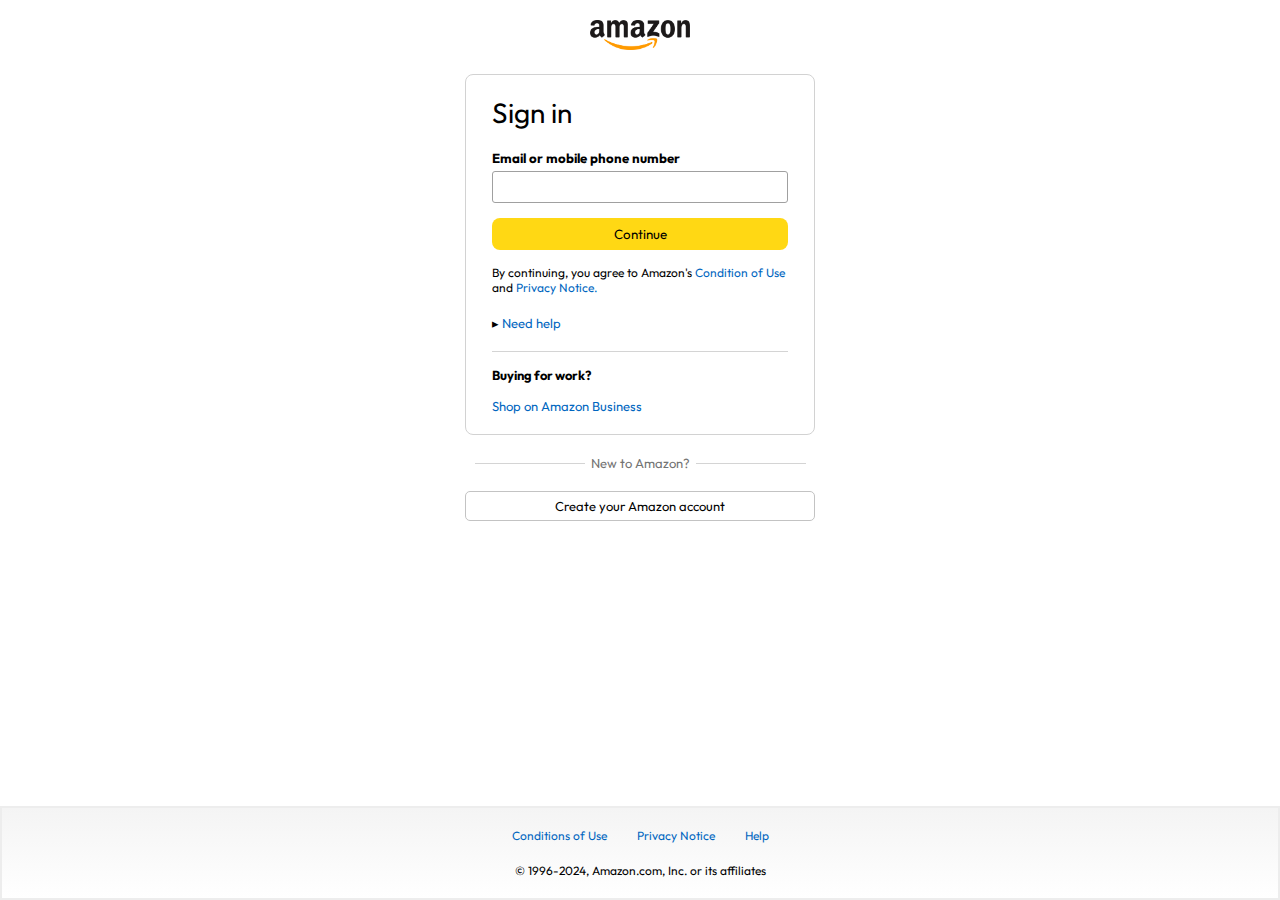
<file: signin.html>
<!DOCTYPE html>
<html lang="en">
<head>
    <meta charset="UTF-8">
    <meta name="viewport" content="width=device-width, initial-scale=1.0">
    <title>Sign In</title>
    <link rel="stylesheet" href="css/signin.css">
</head>
<body>
    <a href="index.html"><img class="logo" src="img/amazon_logo_dark.png" alt="amazon_logo_dark" width="100px"></a>
    <div class="signin-container">
        <h1 class="signin-title">Sign in</h1>
        <h5 class="input-lable" >Email or mobile phone number</h5>
        <input type="text">
        <button>Continue</button>
        <p class="signin-condition">By continuing, you agree to Amazon's <span>Condition of Use</span> and <span>Privacy Notice.</span></p>
        <p class="signin-help">&#9656 <span>Need help</span></p>
        <hr>
        <h4>Buying for work?</h4>
        <p class="signin-business"><span>Shop on Amazon Business</span></p>
    </div>

    <div class="signin-bottom">
        <hr>
        <p>New to Amazon?</p>
        <hr>
    </div>

    <a href="signup.html"><button class="signin-signup-btn">Create your Amazon account</button></a>

    <footer>
        <div class="footer-links">
            <a href="#">Conditions of Use</a>
            <a href="#">Privacy Notice</a>
            <a href="#">Help</a>
        </div>
        <p class="footer-copyright">© 1996-2024, Amazon.com, Inc. or its affiliates</p>
    </footer>
</body>
</html>
</file>
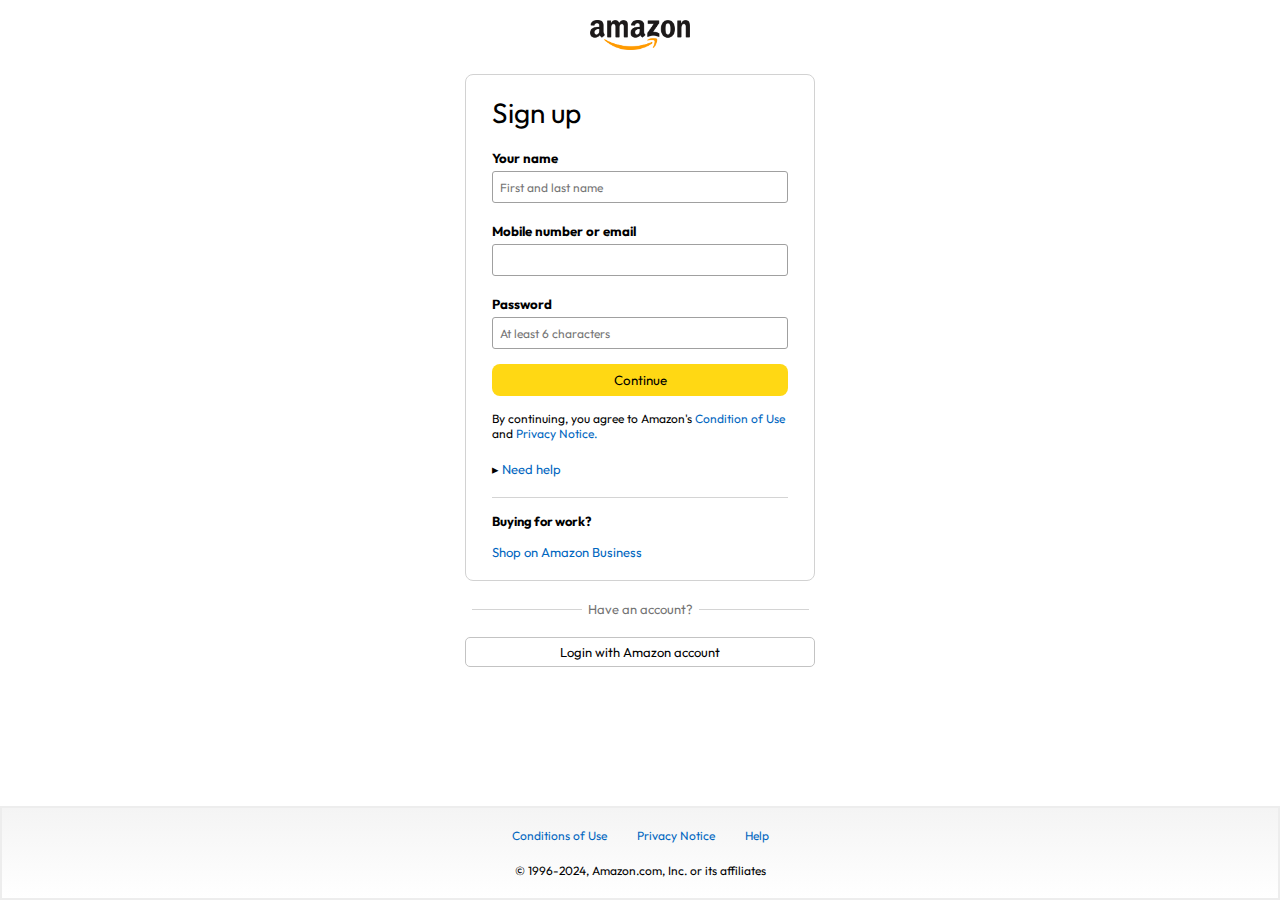
<file: signup.html>
<!DOCTYPE html>
<html lang="en">
<head>
    <meta charset="UTF-8">
    <meta name="viewport" content="width=device-width, initial-scale=1.0">
    <title>Sign up</title>
    <link rel="stylesheet" href="css/signin.css">
</head>
<body>
    <a href="index.html"><img class="logo" src="img/amazon_logo_dark.png" alt="amazon_logo_dark" width="100px"></a>
    <div class="signin-container">
        <h1 class="signin-title">Sign up</h1>
        <h5 class="input-lable">Your name</h5>
        <input type="text" placeholder="First and last name">
        <h5 class="input-lable">Mobile number or email</h5>
        <input type="text">
        <h5 class="input-lable">Password</h5>
        <input type="password" placeholder="At least 6 characters">
        <button>Continue</button>
        <p class="signin-condition">By continuing, you agree to Amazon's <span>Condition of Use</span> and <span>Privacy Notice.</span></p>
        <p class="signin-help">&#9656 <span>Need help</span></p>
        <hr>
        <h4>Buying for work?</h4>
        <p class="signin-business"><span>Shop on Amazon Business</span></p>
    </div>

    <div class="signin-bottom">
        <hr>
        <p>Have an account?</p>
        <hr>
    </div>

    <a href="signin.html"><button class="signin-signup-btn">Login with Amazon account</button></a>

    <footer>
        <div class="footer-links">
            <a href="#">Conditions of Use</a>
            <a href="#">Privacy Notice</a>
            <a href="#">Help</a>
        </div>
        <p class="footer-copyright">© 1996-2024, Amazon.com, Inc. or its affiliates</p>
    </footer>
</body>
</html>
</file>
<file: css/style.css>
@import url('https://fonts.googleapis.com/css2?family=Outfit:wght@100..900&family=Rubik:ital,wght@0,300..900;1,300..900&display=swap');

* {
    padding: 0;
    margin: 0;
    box-sizing: border-box;
    font-family: "Outfit", sans-serif;
}

body {
    background: #dadada;
}

a {
    text-decoration: none;
    color: inherit;
}

.nav-country:hover, 
.logo-img:hover,
.nav-language:hover,
.nav-text:hover,
.nav-cart:hover {
    outline: 1px solid #fff;
}

/* Nav */
nav {
    display: flex;
    align-items: center;
    justify-content: space-between;
    background: #131921;
    padding: 10px 20px;
    color: #fff;
}

.logo-img {
    padding: 5px 5px;
}

.nav-country {
    display: flex;
    align-items: end;
    margin-left: 15px;
    font-size: 13px;
    color: #c4c4c4;
    padding: 5px 5px;
}

.nav-country img {
    cursor: pointer;
}

.nav-country p {
    cursor: default ;
}

.nav-country h1 {
    color: #fff;
    font-size: 14px;
    cursor: pointer;
}

.nav-search {
    display: flex;
    flex: 1;
    align-items: center;
    background: #fff;
    color: gray;
    max-width: 1000px;
    border-radius: 4px;
    margin-left: 15px;
}

.nav-search-category {
    display: flex;
    align-items: center;
    padding: 10px 20px;
    gap: 5px;
    background: #e5e5e5;
    border-radius: 4px 0 0 4px;
    cursor: pointer;
}

.nav-search-input {
    border: none;
    outline: none;
    padding-left: 20px;
    width: 100%;
}

.nav-search-icon {
    max-width: 41px;
    padding: 8px;
    background: #ffd64f;
    border-radius: 0 4px 4px 0;
    cursor: pointer;
}

.nav-language {
    display: flex;
    align-items: center;
    gap: 2px;
    font-weight: 600;
    margin-left: 15px;
    cursor: pointer;
    padding: 5px 5px;
}

.nav-text {
    margin-left: 15px;
    cursor: pointer;
    padding: 5px 5px;
}

.nav-text p {
    font-size: 10px;
}

.nav-text h1 {
    font-size: 14px;
}

.nav-cart {
    display: flex;
    align-items: center;
    margin: 0px 15px;
    padding: 5px 5px;
}

/* Sub Nav */
.nav-bottom {
    display: flex;
    align-items: center;
    gap: 20px;
    padding: 0px 20px;
    background: #232f3e;
    color: #fff;
    font-size: 15px;
}

.nav-bottom div {
    display: flex;
    align-items: center;
    gap: 5px;
    padding: 8px 8px;
    font-weight: 500;
    cursor: pointer;
}

.nav-bottom a {
    padding: 10px 8px;
}

.nav-bottom a:hover,
.nav-bottom div:hover {
    outline: 1px solid #fff;
}

/* Slider */
.header-slider a {
    position: absolute;
    top: 25%;
    z-index: 1;
    padding: 5vh 2vw;
    background: #ffffff4f;
    color: #0000007b;
    text-decoration: none;
    font-weight: 600;
    font-size: 30px;
    cursor: pointer;
}

.control-next {
    right: 0;
}

.header-slider ul {
    display: flex;
    overflow-y: hidden;
}

.header-img {
    max-width: 100%;
    mask-image: linear-gradient(to bottom, #000000 50%, transparent 100%);
}

/* Box-row Cards */
.box-row {
    display: flex;
    flex-wrap: wrap;
    row-gap: 20px;
    justify-content: space-between;
    margin: 20px 30px;
}

.box-row-class {
    margin-top: -20vw;
}

.box-col {
    display: flex;
    flex-direction: column;
    gap: 10px;
    padding: 15px 20px;
    background: #fff;
    max-width: 24%;
    min-width: 200px;
    z-index: 1;
}

.box-col a {
    font-size: 13px;
    color: #009999;
    font-weight: 500;
}

.box-col a:hover {
    color: black;
}

/* Products-Slider */
.products-slider {
    background: #fff;
    margin: 0 30px;
    padding: 20px;
    margin-bottom: 15px;
    position: relative;
}

.products-slider .products button {
    border: none;
    outline: none;
}

.products-slider .control-next {
    /* display: none; */
    position: absolute;
    top: 40%;
    right: 20px;
    z-index: 1;
    padding: 5vh 1.3vw;
    background: white;
    color: #0000007b;
    text-decoration: none;
    font-weight: 600;
    font-size: 30px;
    cursor: pointer;
    box-shadow: -4px 4px 6px rgba(0, 0, 0, 0.1), -4px -4px 6px rgba(0, 0, 0, 0.1);
}

.products-slider .control-prev {
    /* display: none; */
    position: absolute;
    top: 40%;
    left: 20px;
    z-index: 1;
    padding: 5vh 1.3vw;
    background: #fff;
    color: #0000007b;
    text-decoration: none;
    font-weight: 600;
    font-size: 30px;
    cursor: pointer;
    box-shadow: 4px 4px 6px rgba(0, 0, 0, 0.1), 4px -4px 6px rgba(0, 0, 0, 0.1);
}

/* .products-slider:hover .control-prev,
.products-slider:hover .control-next {
    display: block;
} */

.products-slider .products {
    display: flex;
    overflow-x: auto;
    gap: 20px;
    margin-top: 10px;
}

.products-slider .products img {
    max-width: 200px;
    max-height: 200px;
    cursor: pointer;
}

.products-slider .products::-webkit-scrollbar {
    display: none;
}

/* products-slider-with-price */
.products-slider-with-price {
    background: #fff;
    margin: 0 30px;
    padding: 20px;
    margin-bottom: 15px;
    position: relative;
}

.products-slider-with-price .products {
    display: flex;
    overflow-x: auto;
    gap: 10px;
    margin-top: 10px;
}

.products-slider-with-price .products button {
    border: none;
    outline: none;
}

.products-slider-with-price .products::-webkit-scrollbar {
    display: none;
}

/* .products-slider-with-price .products::-webkit-scrollbar { */
    /* width: 4px; */
    /* height: 6px;
    border: 1px solid #d5d5d5;
}

.products-slider-with-price .products::-webkit-scrollbar-track {
    display: none;
}

.products-slider-with-price .products::-webkit-scrollbar-thumb{
    border-radius: 0;
    background: #b0b0b0; */
/* } */

.product-card {
    display: flex;
    flex-direction: column;
    justify-content: end;
    min-width: 210px;
    background: #fbfbfb;
    cursor: pointer;
}

.product-card img {
    width: 110px;
    margin: 0 50px;
}

.product-offer p {
    background: #be0b3b;
    color: #fff;
    display: inline-block;
    padding: 2px 5px;
    border-radius: 2px;
    margin: 8px 0;
    font-size: 13px;
}

.product-offer span {
    color: #be0b3b;
    font-weight: 500;
    font-size: 12px;
}

.product-price {
    color: gray;
    font-size: 13px;
}

.product-card h4 {
    color: #525252;
    font-size: 15px;
    font-weight: 400;
}

.products-slider-with-price .control-next {
    /* display: none; */
    position: absolute;
    top: 35%;
    right: 20px;
    z-index: 1;
    padding: 5vh 1.3vw;
    background: white;
    color: #0000007b;
    text-decoration: none;
    font-weight: 600;
    font-size: 30px;
    cursor: pointer;
    box-shadow: -4px 4px 6px rgba(0, 0, 0, 0.1), -4px -4px 6px rgba(0, 0, 0, 0.1);
}

.products-slider-with-price .control-prev {
    /* display: none; */
    position: absolute;
    top: 35%;
    left: 20px;
    z-index: 1;
    padding: 5vh 1.3vw;
    background: #fff;
    color: #0000007b;
    text-decoration: none;
    font-weight: 600;
    font-size: 30px;
    cursor: pointer;
    box-shadow: 4px 4px 6px rgba(0, 0, 0, 0.1), 4px -4px 6px rgba(0, 0, 0, 0.1);
}

/* .products-slider-with-price:hover .control-prev,
.products-slider-with-price:hover .control-next {
    display: block;
} */

/* Footer */
.footer {
    background: #232F3E;
    width: 100%;
    display: flex;
    flex-direction: column;
}

.footer .footer-1 {
    width: 100%;
    padding: 50px;
    display: flex;
    justify-content: space-around;
    align-items: start;
    flex-wrap: wrap;
}

.footer-1 ul {
    list-style-type: none;
    display: flex;
    flex-direction: column;
    gap: 10px;
}

.footer-1 ul li h3 {
    color: #fff;
    font-size: 18px;
    font-weight: 700;
}

.footer-1 ul li a {
    color: #DDD;
    font-size: 15px;
}

.footer-1 ul li a:hover {
    text-decoration: underline;
}
.footer .footer-2 {
    width: 100%;
    border-top: 2px solid #3A4553;
    padding: 10px;
}

.footer .footer-3 {
    padding-top: 30px;
    padding-bottom: 40px ;
    display: flex;
    justify-content: center;
    align-items: center;
    flex-wrap: wrap;
    gap: 100px;
}

.footer .footer-3 img {
    cursor: pointer;
}

.footer .footer-3 p {
    font-size: 15px;
    color: #DDD;
}

/* Media Queries */
@media only screen and (max-width: 900px) {
    nav {
        flex-wrap: wrap;
    }

    .nav-search {
        order: 7;
        margin: 15px 0 5px;
        min-width: 300px;
    }

    /* .nav-bottom {
        flex-wrap: wrap;
    } */

    .box-col {
        max-width: 48%;
    }
}

@media only screen and (max-width: 600px) {
    .nav-country {
        display: none;
    }

    .nav-language {
        display: none;
    }

    .nav-text {
        display: none;
    }

    .nav-bottom {
        font-size: 13px;
        gap: 10px;
        overflow-x: scroll;
    }

    .nav-bottom::-webkit-scrollbar {
        display: none;
    }

    .nav-bottom p {
        text-wrap: nowrap;
    }

    .mobile-user-icon {
        display: flex !important;
        flex: 1;
        justify-content: flex-end;
    }

    .mobile-user-icon img {
        width: 25px;
    }

    .nav-cart img {
        width: 25px;
    }

    .nav-cart h4 {
        display: none;
    }

    .header-slider a {
        top: 24%;
        padding: 2vh 1vw;
        font-size: 15px;
    }

    .box-col {
        max-width: 100%;
        width: 100%;
    }

    .footer-1 {
        flex-direction: column;
        gap: 15px;
    }

    .footer-3 {
        flex-direction: column;
        gap: 20px !important;
    }

}

@media only screen and (max-width: 376px) {
    .header-slider a {
        top: 30%;
        padding: 2vh 1vw;
        font-size: 15px;
    }
}

@media only screen and (min-width: 600px) and
(max-width: 900px) {
    .footer-1 {
        display: grid !important;
        grid-template-columns: auto auto;
        gap: 20px;
    }
}
</file>
<file: css/cart.css>
.cart {
    display: flex;
    gap: 20px;
    margin: 20px;
}

.cart-left {
    background: #fff;
    padding: 20px;
}

.cart-left h1 {
    font-size: 28px;
    font-weight: 400;
    margin-bottom: 15px;
}

.cart-left hr {
    border: none;
    height: 1px;
    background: #dadada;
}

.product-cart-list {
    display: flex;
    align-items: start;
    gap: 10px;
    padding: 24px 0 12px 12px;

}

.product-cart-list img {
    cursor: pointer;
}

.product-cart-title-price {
    display: flex;
    gap: 20px;
    font-size: 18px;
}

.product-cart-bestseller {
    font-size: 12px;
    margin-top: 10px;
}

.product-cart-bestseller span {
    font-size: 13px;
    background: #c45500;
    color: #fff;
    padding: 3px 8px;
}

.product-cart-stock {
    font-size: 13px;
    color: #007600;
    margin: 4px 0;
}

.product-cart-delivery {
    font-size: 15px;   
}

.product-cart-return {
    font-size: 15px;
    color: #007185;
    font-weight: 400;
}

.product-cart-gift-option {
    color: #494949;
    font-size: 13px;
    margin: 3px 0;
}

.product-cart-gift-option span {
    color: #007185;
    cursor: pointer;
}

.product-cart-specs {
    max-width: 150px;
    display: grid;
    grid-template-columns: auto auto;
    row-gap: 3px;
    font-size: 13px;
    margin: 7px 0;
}

.cart-list-action {
    display: flex;
    gap: 12px;
    font-size: 14px;
    color: #007185;
}

.cart-list-action hr {
    height: 20px;
    width: 1px;
    background: #cfcfcf;
}

.cart-list-action select {
    padding: 5px;
    border-radius: 6px;
    background: #f3f3f3;
    cursor: pointer;
}

.action-btn {
    cursor: pointer;
}

.cart-list-subtotal {
    text-align: right;
    font-size: 20px;
    margin-top: 10px;
}

.cart-right {
    background: #fff;
    padding: 20px;
    max-height: 220px;
    min-width: 280px;
}

.cart-free-delivery {
    display: flex;
    font-size: 13px;
}

.cart-subtotal {
    margin-top: 20px;
    font-size: 18px;
    font-weight: 500;
}

.cart-right-gift {
    margin: 7px 0;
    font-size: 14px;
}

.cart-right button {
    width: 100%;
    height: 32px;
    margin: 15px 0;
    background: #ffd814;
    border: none;
    border-radius: 8px;
    cursor: pointer;
}

.cart-right button:hover {
    background: #ebc712;
}

.footer {
    margin-top: 60px;
}

/* Media Queries */
@media only screen and (max-width: 900px) {
    .cart {
        flex-wrap: wrap;
    }
}

@media only screen and (max-width: 600px) {
    .product-cart-list {
        padding: 24px 0;
    }

    .product-cart-list img {
        width: 80px;
    }

    .product-cart-title-price {
        flex-wrap: wrap;
        font-size: 14px;
    }

    .product-cart-delivery {
        font-size: 13px;
    }

    .cart-list-action .action-btn:nth-last-child(1) {
        display: none;
    }

    .cart-list-action hr:nth-last-child(2) {
        display: none;
    }

    .cart-list-action .action-btn:nth-last-child(3) {
        display: none;
    }

    .cart-list-action hr:nth-last-child(4) {
        display: none;
    }

    .cart-right {
        min-width: 100%;
    }
}

@media only screen and (min-width: 600px) and
(max-width: 900px) {
    .cart-right {
        min-width: 60%;
        margin: 20px auto 10px;
    }
}
</file>
<file: css/product.css>
body {
    background: #fff;
}

.breadcrum {
    padding: 10px 20px;
    font-size: 12px;
    color: #565656;
}

/* Product Display */
.product-display {
    min-height: 100%;
    padding: 10px 20px;
    display: flex;
    margin-bottom: 10px;
}

.product-d-image {
    display: flex;
    gap: 10px;
}

.product-icons {
    display: flex;
    flex-direction: column;
    gap: 10px;
}

.product-icons img {
    border: 1px solid gray;
    border-radius: 10px;
    padding: 5px;
}

.product-d-details {
    margin: 0 30px;
}

.product-title {
    font-size: 25px;
}

.brand-store {
    margin-top: 5px;
    color: #007185;
    font-size: 14px;
}

.product-rating {
    display: flex;
    flex-direction: column;
    gap: 10px;
}

.product-rating div {
    display: flex;
    align-items: center;
    gap: 10px;
}

.product-rating p {
    color: #007185;
}

.product-rating p span {
    color: #fff;
    background: #c73500;
    padding: 2px 5px;
    border-radius: 3px;
    font-size: 14px;
}

.product-rating h5 {
    font-weight: 400;
}

.product-d-price {
    display: flex;
    flex-direction: column;
    gap: 5px;
}

.product-d-price div {
    display: flex;
    align-items: center;
    gap: 10px;
    margin: 10px 0;
}

.product-d-price div p {
    font-size: 26px;
    color: #c73500;
}

.product-d-price div h1 {
    font-size: 14px;
    font-weight: 500;
}

.product-d-price div h1 span {
    font-size: 26px;
    font-weight: 500;
}

.product-d-price div h5 {
    color: #565656;
    font-weight: 400;
}

.product-d-price h5 span {
    text-decoration: line-through;
}

.product-d-price p span {
    color: #007185;
}

.product-color-selection {
    margin: 15px 0;   
}

.product-color-options {
    display: flex;
    justify-content: space-between;
    margin-top: 10px;
}

.option {
    display: flex;
    align-items: center;
    padding: 8px 12px;
    border: 1px solid #cbcbcb;
    gap: 10px;
}

.product-info {
    display: grid;
    grid-template-columns: auto auto;
    max-width: 300px;
    margin-bottom: 15px;
}

.product-discription h1 {
    font-size: 20px;
    margin: 15px 0;
}

.product-discription ul {
    display: flex;
    flex-direction: column;
    gap: 10px;
    margin-left: 30px;
}

.product-d-purchase {
    width: 100%;
    max-width: 280px;
    border: 1px solid#c1c1c1;
    border-radius: 10px;
    padding: 20px;
}

.product-d-purchase .title {
    display: flex;
    justify-content: space-between;
    align-items: center;
}

.product-d-purchase .price {
    font-size: 16px;
    font-weight: 400;
    margin: 10px 0;
}

.product-d-purchase .price  span {
    font-size: 26px;
    padding: 2px;
}

.product-d-purchase .gap {
    margin: 15px 0;
}

.product-d-purchase p span {
    color: #007185;
}

.delivery-location {
    display: flex;
    align-items: center;
    gap: 3px;
}

.product-stock {
    margin: 15px 0;
    color: green;
    font-weight: 400;
}

.product-quantity {
    padding: 8px 5px;
    outline: none;
    width: 100%;
    border-radius: 5px;
    background: #efefef;
    border-color: #c1c1c1;
    cursor: pointer;
}

.product-d-purchase .btn {
    outline: none;
    border: none;
    background: #ffd814;
    width: 100%;
    padding: 10px 0;
    margin-top: 10px;
    border-radius: 50px;
    cursor: pointer;
}

.product-d-purchase .product-buy {
    background: #ffa41c;
}

.product-seller-info {
    margin-top: 10px;
    display: grid;
    grid-template-columns: auto auto;
    gap: 4px;
    font-size: 14px;
    color: #565656;
}

.product-seller-info span {
    color: #007185;
}

.product-d-purchase hr {
    margin: 20px 0;
}

.product-add-list {
    width: 100%;
    padding: 8px 15px;
    border-radius: 5px;
    border: 1px solid #000;
    text-align: center;
    background: #fff;
    cursor: pointer;
}

.footer {
    margin-top: 60px;
}

/* Media Queries */
@media only screen and (max-width: 1360px) {
    .product-display {
        flex-wrap: wrap;
    }

    .product-d-purchase {

        max-width: 60%;
        margin: 20px auto 10px;
    }
}

@media only screen and (max-width: 600px) {
    .product-icons {
        display: none;
    }

    .product-main-image img {
        width: 100%;
        padding: 20px;
    }

    .option {
        padding: 6px 8px;
    }

    .option p {
        display: none;
    }

    .product-d-purchase {
        max-width: 90%;
        margin: 20px auto 10px;
    }
}

@media only screen and (min-width: 600px) and
(max-width: 900px) {
    .option p {
        display: none;
    }

    .option {
        padding: 6px 8px;
    }
}
</file>
<file: css/signin.css>
@import url('https://fonts.googleapis.com/css2?family=Outfit:wght@100..900&family=Rubik:ital,wght@0,300..900;1,300..900&display=swap');

* {
    padding: 0;
    margin: 0;
    box-sizing: border-box;
    font-family: "Outfit", sans-serif;
}

body {
    background: #fff;
    text-align: center;
    font-family: "Outfit", sans-serif;
    min-height: 100vh;
}

.logo {
    margin-top: 20px;
}

.signin-container {
    max-width: 350px;
    border: 1px solid #d2d2d2;
    margin: auto;
    margin-top: 20px;
    padding: 20px 26px;
    border-radius: 8px;
    text-align: left;
}

.signin-title {
    font-size: 28px;
    font-weight: 400;
}

.input-lable {
    margin-top: 20px;
}

.signin-container input {
    width: 100%;
    height: 32px;
    margin-top: 5px;
    padding: 3px 7px;
    border-radius: 3px;
    border: 1px solid #a0a0a0;
    font-size: 12px;
}

.signin-container input:focus {
    outline: 3px solid #c2f2ff;
}

.signin-container button {
    width: 100%;
    height: 32px;
    margin: 15px 0;
    background: #ffd814;
    border: none;
    border-radius: 8px;
    cursor: pointer;
}

.signin-container button:hover {
    background: #ebc712;
}

.signin-condition {
    font-size: 12px;
}

.signin-container p span {
    color: #0066c0;
    cursor: pointer;
}

.signin-help {
    font-size: 13px;
    margin: 20px 0;
}

.signin-container hr {
    border: none;
    height: 1px;
    background: #d4d4d4;
}

.signin-container h4 {
    margin: 15px 0;
    font-size: 13px;
}

.signin-business {
    font-size: 13px;
}

/* signin-bottom */
.signin-bottom {
    width: 350px;
    font-size: 13px;
    color: #737373;
    margin: 20px auto;
    display: flex;
    align-items: center;
    justify-content: center;
    gap: 6px;
}

.signin-bottom hr {
    width: 110px;
    border: none;
    height: 1px;
    background: #d4d4d4;
}

.signin-signup-btn {
    width: 350px;
    height: 30px;
    font-size: 13px;
    background: #fff;
    border-radius: 5px;
    border: 1px solid #c3c3c3;
    cursor: pointer;
}

.signin-signup-btn:hover {
    background: #f1f1f1;
}

/* footer */
footer {
    width: 100%;
    height: auto;
    max-height: 200px;
    margin-top: 20px;
    padding: 20px 0;
    position: fixed;
    bottom: 0;
    background: linear-gradient(to bottom, #f4f4f4, #fff);
    border: 2px solid #ededed;
    font-size: 12px;
}

footer .footer-links {
    display: flex;
    justify-content: center;
    gap: 30px;
    margin-bottom: 20px;
}

footer .footer-links a {
    text-decoration: none;
    color: #0066c0;
}
</file>
